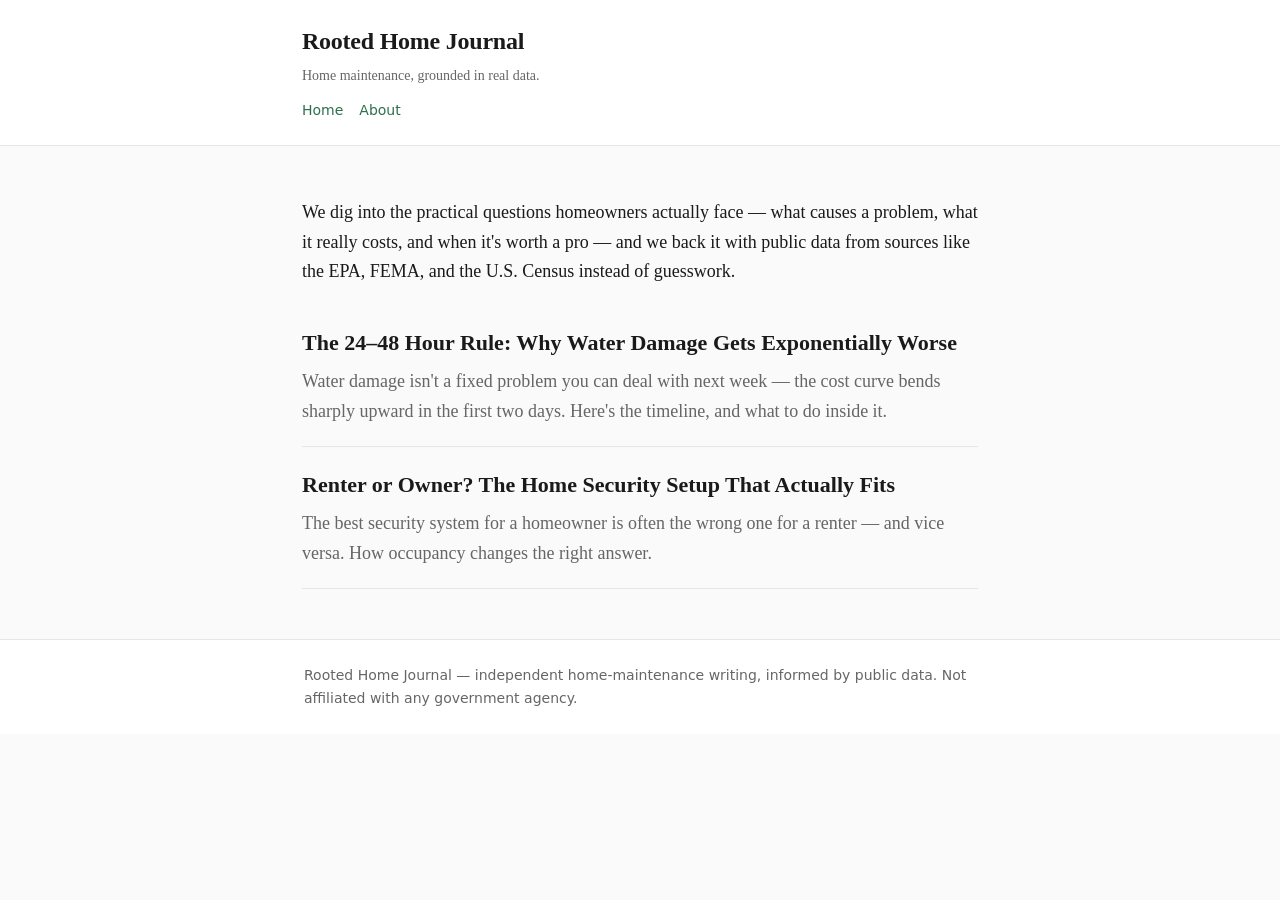
<file: index.html>
<!DOCTYPE html>
<html lang="en">
<head>
<meta charset="utf-8">
<meta name="viewport" content="width=device-width, initial-scale=1">
<title>Rooted Home Journal — data-driven home maintenance</title>
<meta name="description" content="Practical, research-backed guidance on maintaining a home — using public data from the EPA, FEMA, Census, and more to cut through the guesswork.">
<link rel="stylesheet" href="style.css">
</head>
<body>
<header class="site"><div class="wrap">
  <a href="index.html" class="brand">Rooted Home Journal</a>
  <div class="tag">Home maintenance, grounded in real data.</div>
  <nav><a href="index.html">Home</a><a href="about.html">About</a></nav>
</div></header>
<main><div class="wrap">
  <p>We dig into the practical questions homeowners actually face — what causes a problem, what it really costs, and when it's worth a pro — and we back it with public data from sources like the EPA, FEMA, and the U.S. Census instead of guesswork.</p>
  <ul class="post-list">
    <li>
      <a class="title" href="the-24-48-hour-rule-water-damage.html">The 24&ndash;48 Hour Rule: Why Water Damage Gets Exponentially Worse</a>
      <p class="excerpt">Water damage isn't a fixed problem you can deal with next week — the cost curve bends sharply upward in the first two days. Here's the timeline, and what to do inside it.</p>
    </li>
    <li>
      <a class="title" href="renter-or-owner-home-security.html">Renter or Owner? The Home Security Setup That Actually Fits</a>
      <p class="excerpt">The best security system for a homeowner is often the wrong one for a renter — and vice versa. How occupancy changes the right answer.</p>
    </li>
  </ul>
</div></main>
<footer class="site"><div class="wrap">
  Rooted Home Journal &mdash; independent home-maintenance writing, informed by public data. Not affiliated with any government agency.
</div></footer>
</body>
</html>
</file>
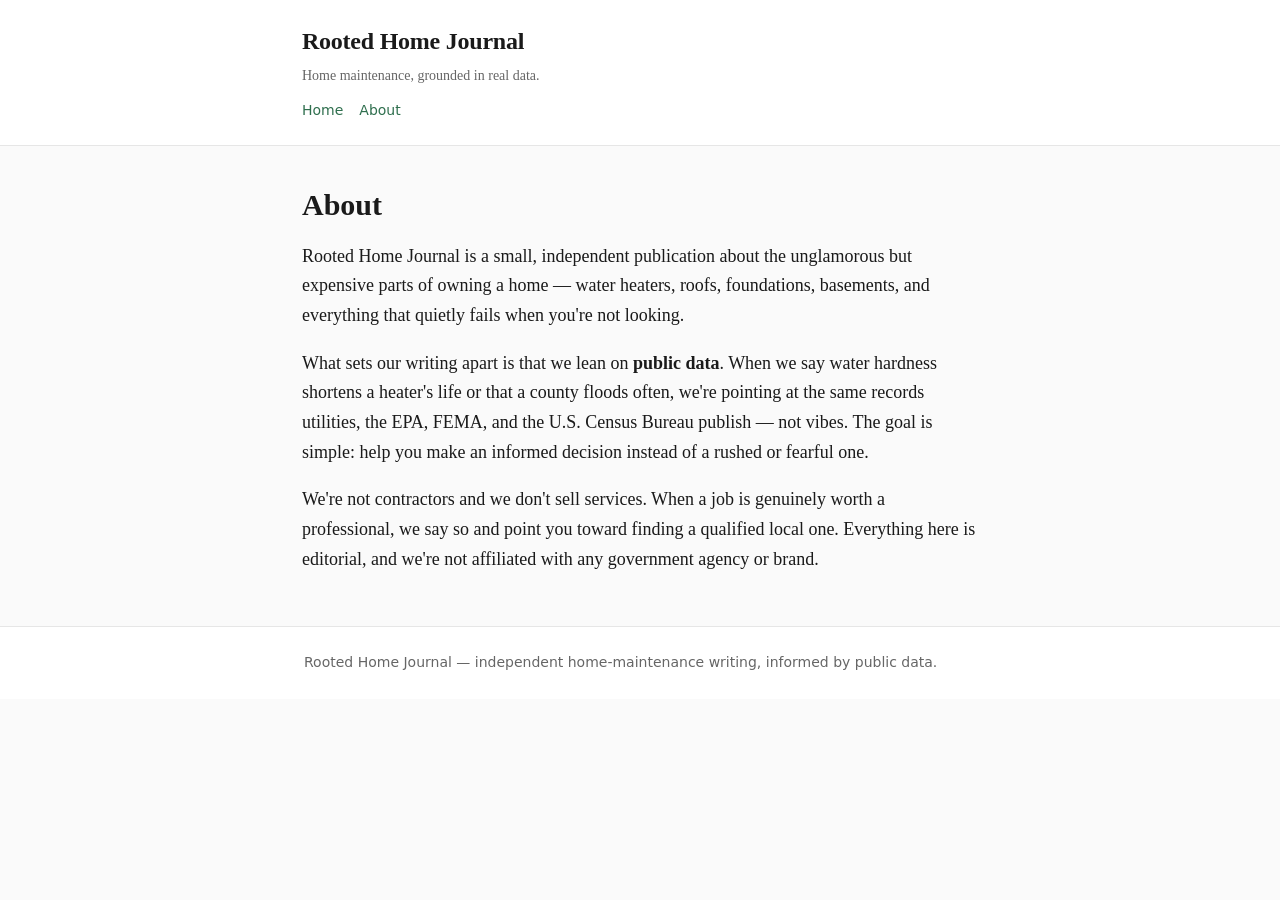
<file: about.html>
<!DOCTYPE html>
<html lang="en">
<head>
<meta charset="utf-8">
<meta name="viewport" content="width=device-width, initial-scale=1">
<title>About — Rooted Home Journal</title>
<meta name="description" content="About Rooted Home Journal: practical, data-backed home-maintenance writing.">
<link rel="stylesheet" href="style.css">
</head>
<body>
<header class="site"><div class="wrap">
  <a href="index.html" class="brand">Rooted Home Journal</a>
  <div class="tag">Home maintenance, grounded in real data.</div>
  <nav><a href="index.html">Home</a><a href="about.html">About</a></nav>
</div></header>
<main><div class="wrap">
  <h1>About</h1>
  <p>Rooted Home Journal is a small, independent publication about the unglamorous but expensive parts of owning a home &mdash; water heaters, roofs, foundations, basements, and everything that quietly fails when you're not looking.</p>
  <p>What sets our writing apart is that we lean on <strong>public data</strong>. When we say water hardness shortens a heater's life or that a county floods often, we're pointing at the same records utilities, the EPA, FEMA, and the U.S. Census Bureau publish &mdash; not vibes. The goal is simple: help you make an informed decision instead of a rushed or fearful one.</p>
  <p>We're not contractors and we don't sell services. When a job is genuinely worth a professional, we say so and point you toward finding a qualified local one. Everything here is editorial, and we're not affiliated with any government agency or brand.</p>
</div></main>
<footer class="site"><div class="wrap">
  Rooted Home Journal &mdash; independent home-maintenance writing, informed by public data.
</div></footer>
</body>
</html>
</file>
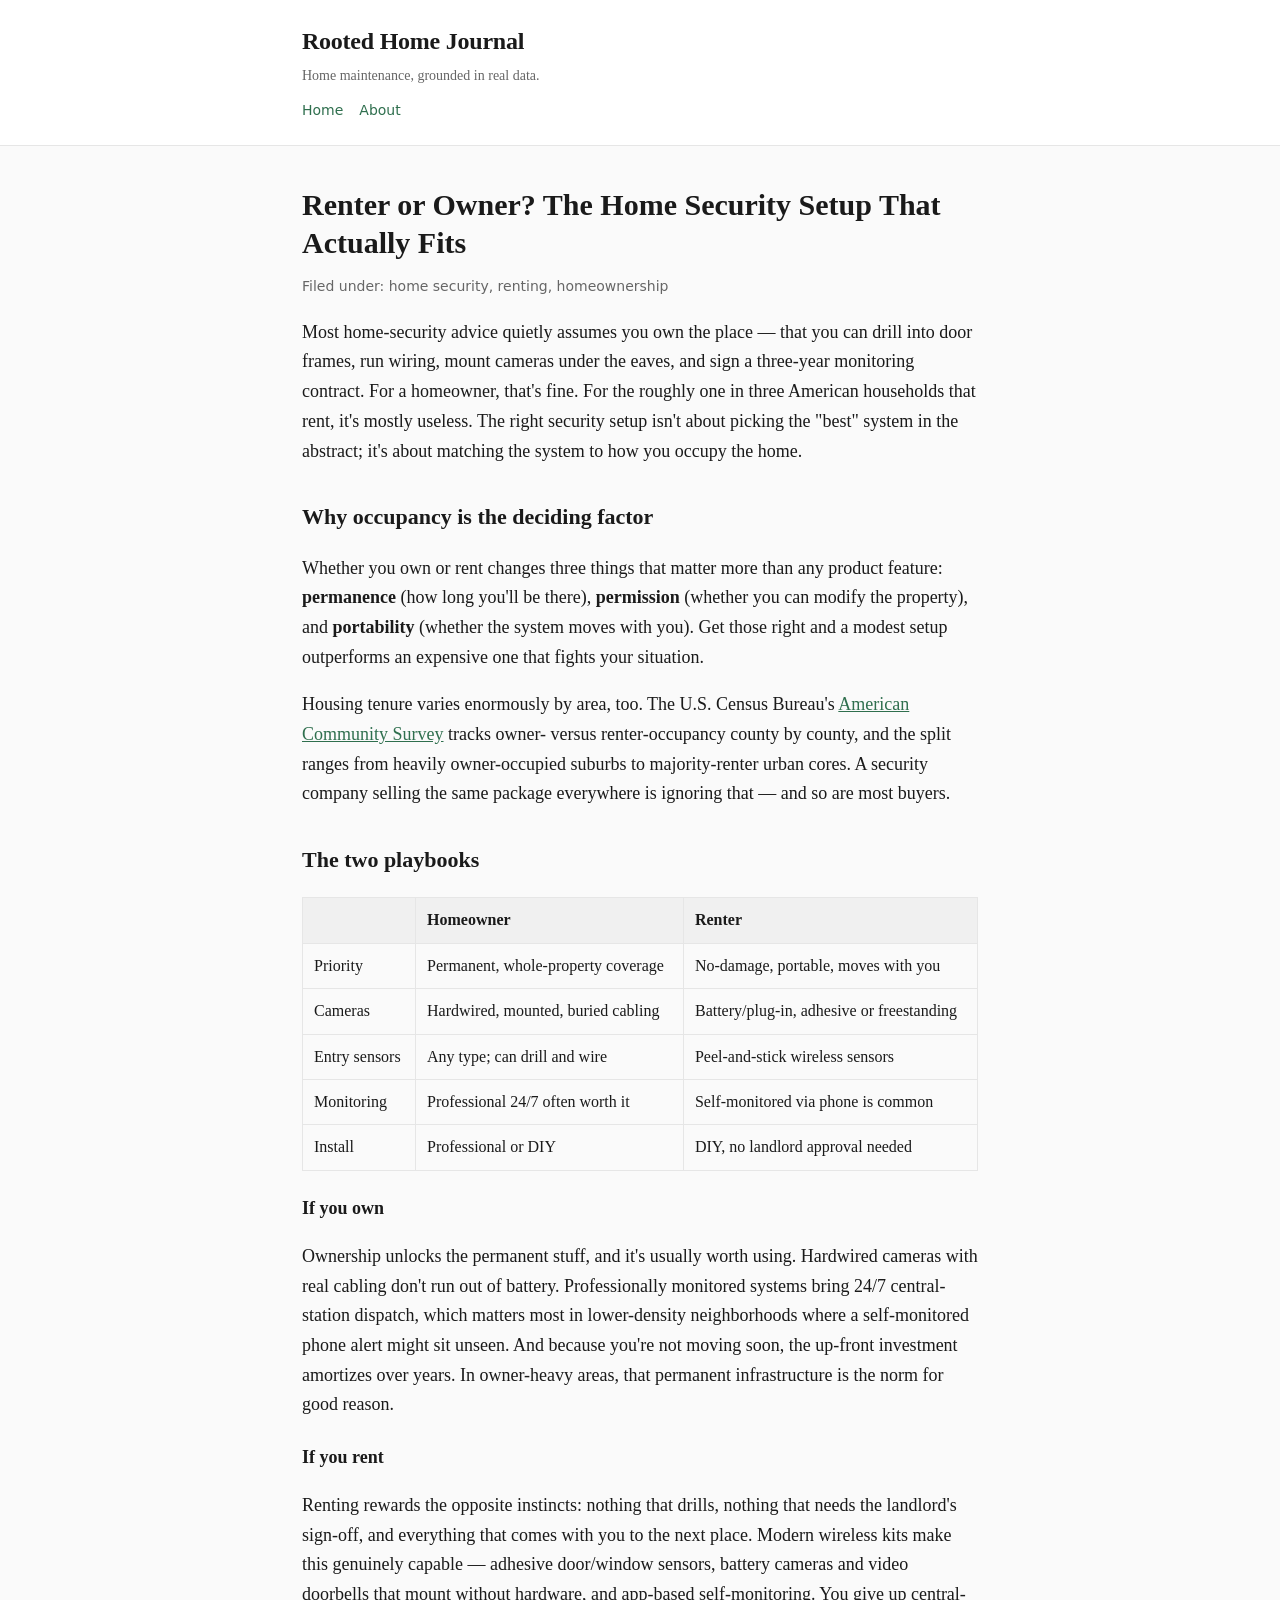
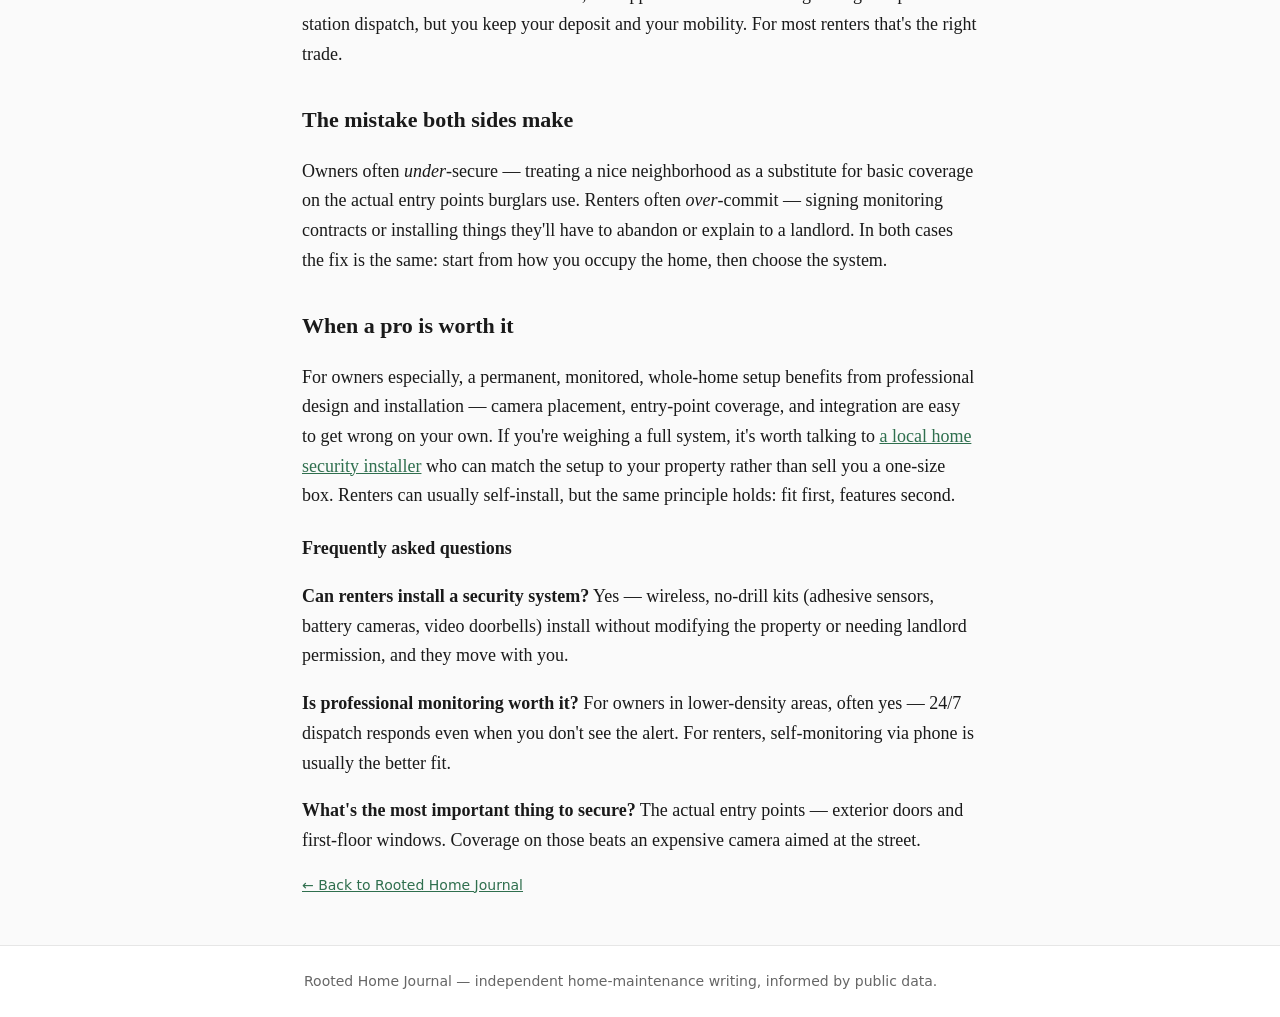
<file: renter-or-owner-home-security.html>
<!DOCTYPE html>
<html lang="en">
<head>
<meta charset="utf-8">
<meta name="viewport" content="width=device-width, initial-scale=1">
<title>Renter or Owner? The Home Security Setup That Actually Fits — Rooted Home Journal</title>
<meta name="description" content="The best home security system for an owner is often the wrong one for a renter. How occupancy — permanence, permission, and portability — changes the right answer.">
<link rel="stylesheet" href="style.css">
</head>
<body>
<header class="site"><div class="wrap">
  <a href="index.html" class="brand">Rooted Home Journal</a>
  <div class="tag">Home maintenance, grounded in real data.</div>
  <nav><a href="index.html">Home</a><a href="about.html">About</a></nav>
</div></header>
<main><div class="wrap">
<h1>Renter or Owner? The Home Security Setup That Actually Fits</h1>
<p class="meta">Filed under: home security, renting, homeownership</p>

<p>Most home-security advice quietly assumes you own the place &mdash; that you can drill into door frames, run wiring, mount cameras under the eaves, and sign a three-year monitoring contract. For a homeowner, that's fine. For the roughly one in three American households that rent, it's mostly useless. The right security setup isn't about picking the "best" system in the abstract; it's about matching the system to how you occupy the home.</p>

<h2>Why occupancy is the deciding factor</h2>
<p>Whether you own or rent changes three things that matter more than any product feature: <strong>permanence</strong> (how long you'll be there), <strong>permission</strong> (whether you can modify the property), and <strong>portability</strong> (whether the system moves with you). Get those right and a modest setup outperforms an expensive one that fights your situation.</p>
<p>Housing tenure varies enormously by area, too. The U.S. Census Bureau's <a href="https://www.census.gov/programs-surveys/acs">American Community Survey</a> tracks owner- versus renter-occupancy county by county, and the split ranges from heavily owner-occupied suburbs to majority-renter urban cores. A security company selling the same package everywhere is ignoring that &mdash; and so are most buyers.</p>

<h2>The two playbooks</h2>
<table>
<tr><th></th><th>Homeowner</th><th>Renter</th></tr>
<tr><td>Priority</td><td>Permanent, whole-property coverage</td><td>No-damage, portable, moves with you</td></tr>
<tr><td>Cameras</td><td>Hardwired, mounted, buried cabling</td><td>Battery/plug-in, adhesive or freestanding</td></tr>
<tr><td>Entry sensors</td><td>Any type; can drill and wire</td><td>Peel-and-stick wireless sensors</td></tr>
<tr><td>Monitoring</td><td>Professional 24/7 often worth it</td><td>Self-monitored via phone is common</td></tr>
<tr><td>Install</td><td>Professional or DIY</td><td>DIY, no landlord approval needed</td></tr>
</table>

<h3>If you own</h3>
<p>Ownership unlocks the permanent stuff, and it's usually worth using. Hardwired cameras with real cabling don't run out of battery. Professionally monitored systems bring 24/7 central-station dispatch, which matters most in lower-density neighborhoods where a self-monitored phone alert might sit unseen. And because you're not moving soon, the up-front investment amortizes over years. In owner-heavy areas, that permanent infrastructure is the norm for good reason.</p>

<h3>If you rent</h3>
<p>Renting rewards the opposite instincts: nothing that drills, nothing that needs the landlord's sign-off, and everything that comes with you to the next place. Modern wireless kits make this genuinely capable &mdash; adhesive door/window sensors, battery cameras and video doorbells that mount without hardware, and app-based self-monitoring. You give up central-station dispatch, but you keep your deposit and your mobility. For most renters that's the right trade.</p>

<h2>The mistake both sides make</h2>
<p>Owners often <em>under</em>-secure &mdash; treating a nice neighborhood as a substitute for basic coverage on the actual entry points burglars use. Renters often <em>over</em>-commit &mdash; signing monitoring contracts or installing things they'll have to abandon or explain to a landlord. In both cases the fix is the same: start from how you occupy the home, then choose the system.</p>

<h2>When a pro is worth it</h2>
<p>For owners especially, a permanent, monitored, whole-home setup benefits from professional design and installation &mdash; camera placement, entry-point coverage, and integration are easy to get wrong on your own. If you're weighing a full system, it's worth talking to <a href="https://home-alarm-systems.com/">a local home security installer</a> who can match the setup to your property rather than sell you a one-size box. Renters can usually self-install, but the same principle holds: fit first, features second.</p>

<h3>Frequently asked questions</h3>
<p><strong>Can renters install a security system?</strong> Yes &mdash; wireless, no-drill kits (adhesive sensors, battery cameras, video doorbells) install without modifying the property or needing landlord permission, and they move with you.</p>
<p><strong>Is professional monitoring worth it?</strong> For owners in lower-density areas, often yes &mdash; 24/7 dispatch responds even when you don't see the alert. For renters, self-monitoring via phone is usually the better fit.</p>
<p><strong>What's the most important thing to secure?</strong> The actual entry points &mdash; exterior doors and first-floor windows. Coverage on those beats an expensive camera aimed at the street.</p>

<p class="backlink"><a href="index.html">&larr; Back to Rooted Home Journal</a></p>
</div></main>
<footer class="site"><div class="wrap">Rooted Home Journal &mdash; independent home-maintenance writing, informed by public data.</div></footer>
</body>
</html>
</file>
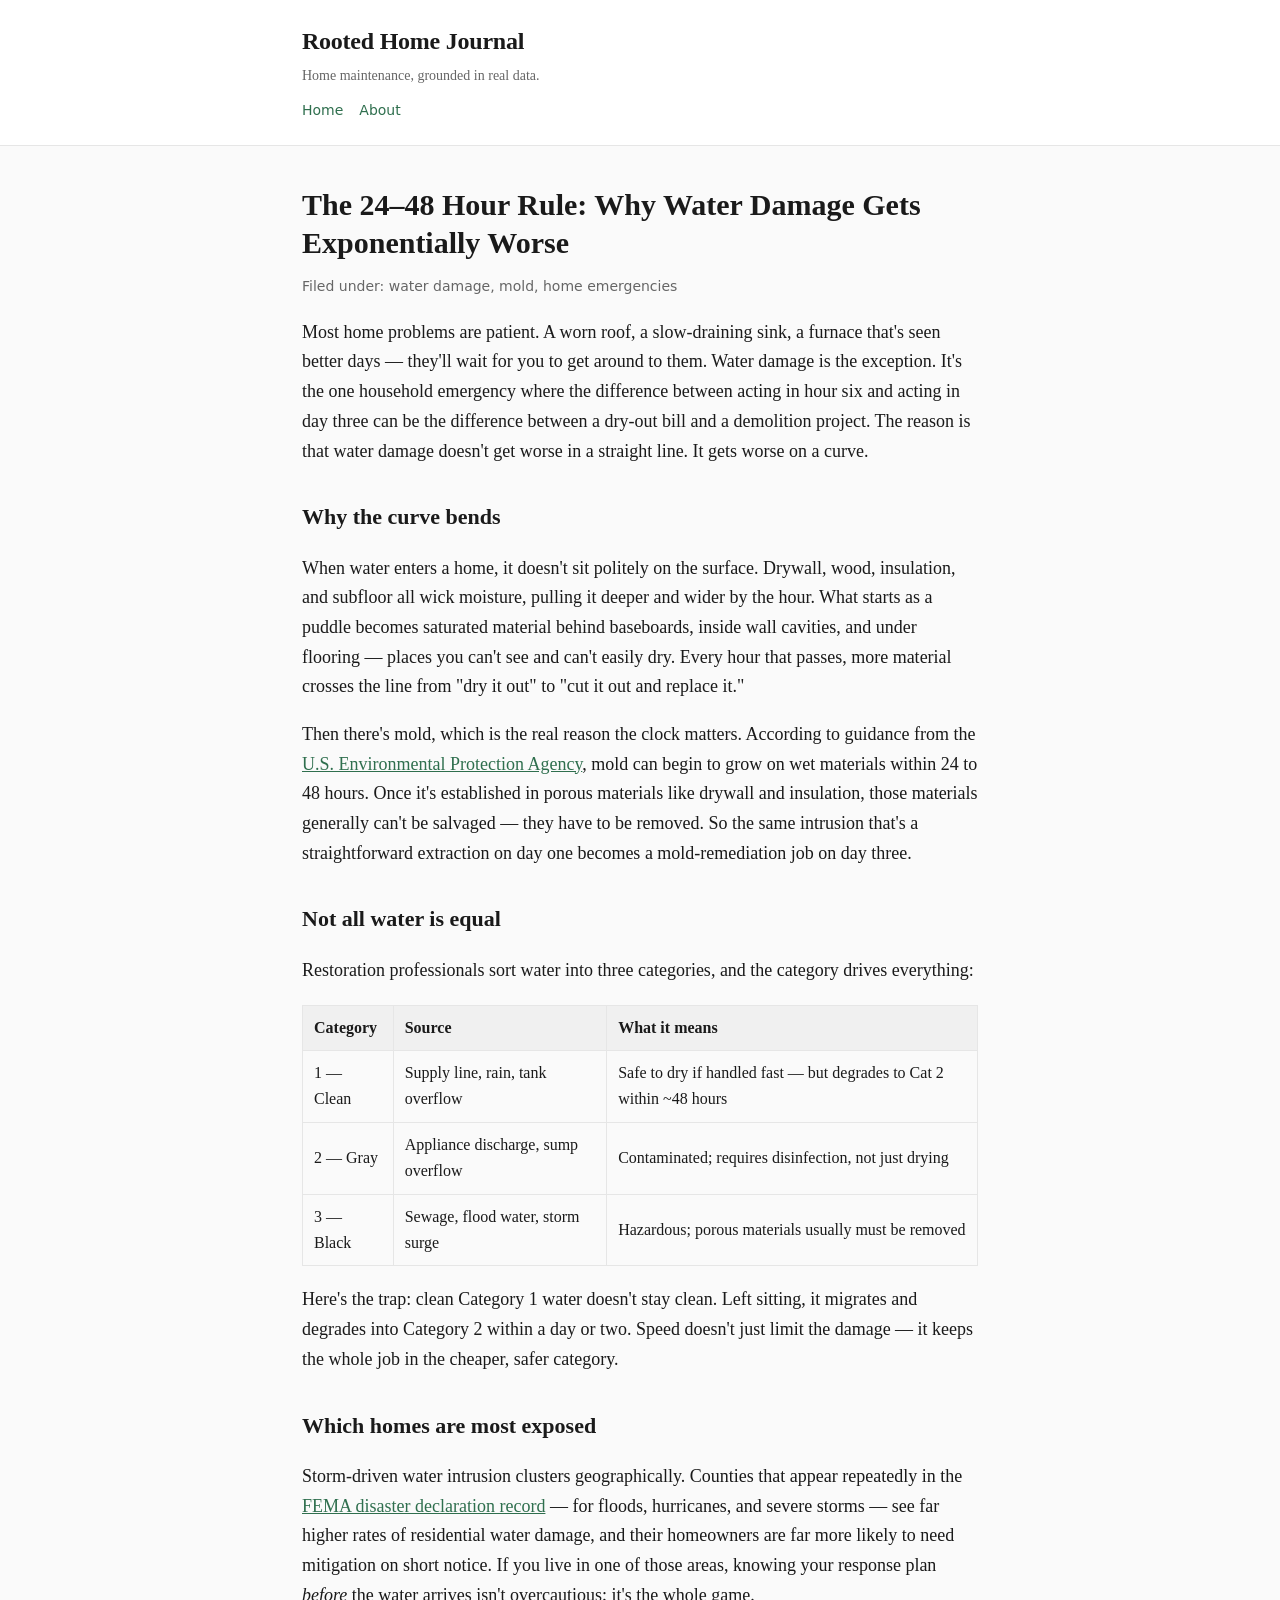
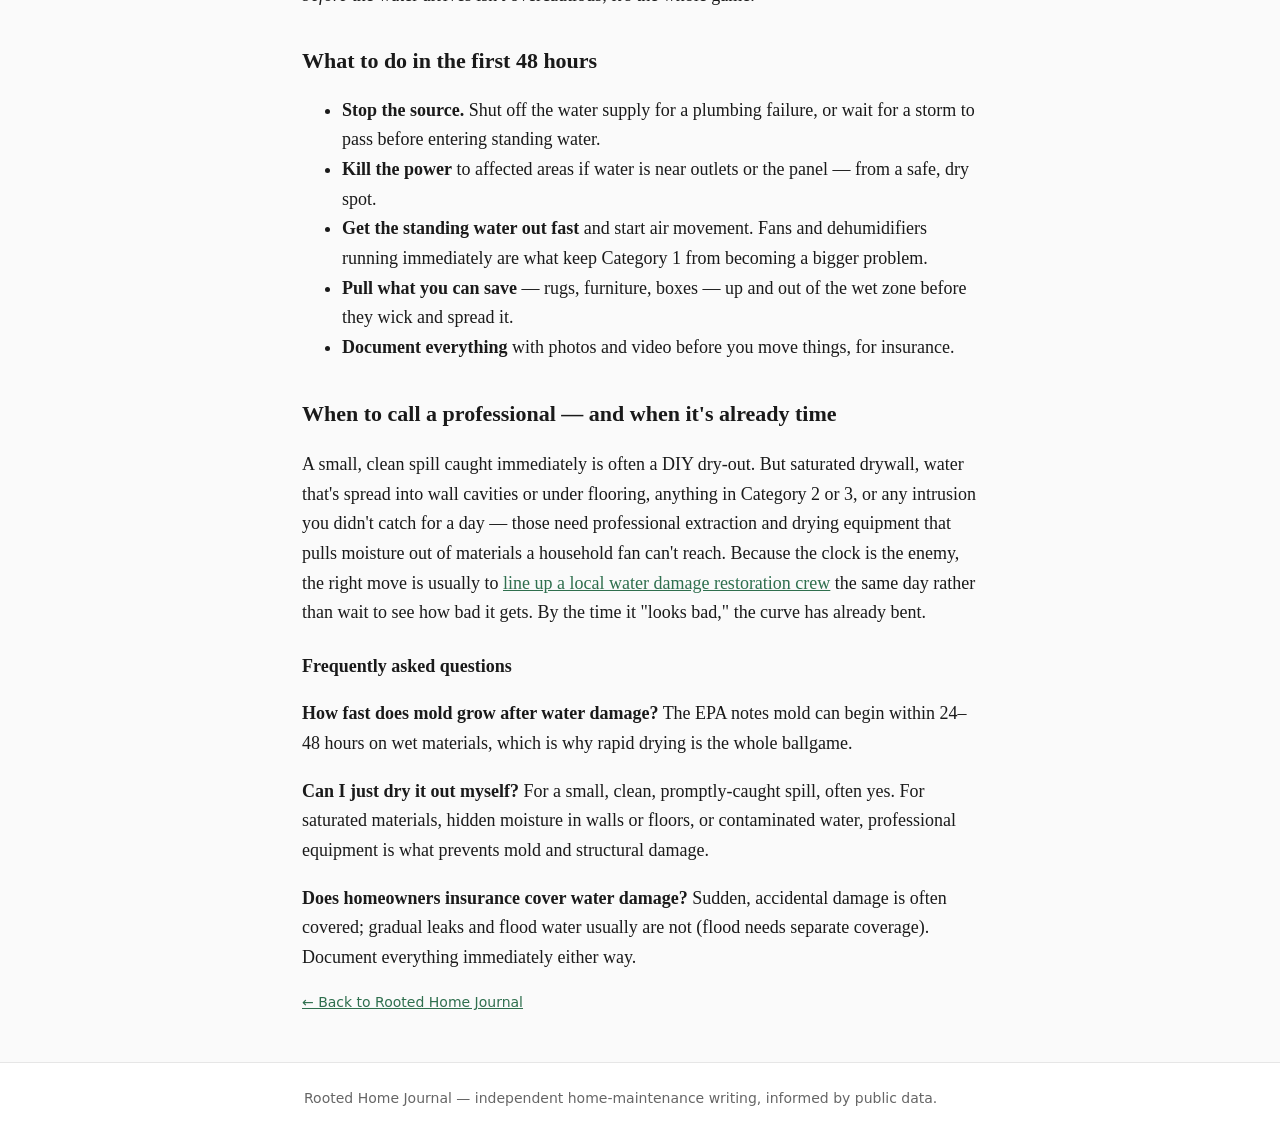
<file: the-24-48-hour-rule-water-damage.html>
<!DOCTYPE html>
<html lang="en">
<head>
<meta charset="utf-8">
<meta name="viewport" content="width=device-width, initial-scale=1">
<title>The 24–48 Hour Rule: Why Water Damage Gets Exponentially Worse — Rooted Home Journal</title>
<meta name="description" content="Water damage isn't a fixed problem — its cost curve bends sharply upward in the first two days as materials saturate and mold begins. Here's the timeline and what to do inside it.">
<link rel="stylesheet" href="style.css">
</head>
<body>
<header class="site"><div class="wrap">
  <a href="index.html" class="brand">Rooted Home Journal</a>
  <div class="tag">Home maintenance, grounded in real data.</div>
  <nav><a href="index.html">Home</a><a href="about.html">About</a></nav>
</div></header>
<main><div class="wrap">
<h1>The 24&ndash;48 Hour Rule: Why Water Damage Gets Exponentially Worse</h1>
<p class="meta">Filed under: water damage, mold, home emergencies</p>

<p>Most home problems are patient. A worn roof, a slow-draining sink, a furnace that's seen better days &mdash; they'll wait for you to get around to them. Water damage is the exception. It's the one household emergency where the difference between acting in hour six and acting in day three can be the difference between a dry-out bill and a demolition project. The reason is that water damage doesn't get worse in a straight line. It gets worse on a curve.</p>

<h2>Why the curve bends</h2>
<p>When water enters a home, it doesn't sit politely on the surface. Drywall, wood, insulation, and subfloor all wick moisture, pulling it deeper and wider by the hour. What starts as a puddle becomes saturated material behind baseboards, inside wall cavities, and under flooring &mdash; places you can't see and can't easily dry. Every hour that passes, more material crosses the line from "dry it out" to "cut it out and replace it."</p>
<p>Then there's mold, which is the real reason the clock matters. According to guidance from the <a href="https://www.epa.gov/mold">U.S. Environmental Protection Agency</a>, mold can begin to grow on wet materials within 24 to 48 hours. Once it's established in porous materials like drywall and insulation, those materials generally can't be salvaged &mdash; they have to be removed. So the same intrusion that's a straightforward extraction on day one becomes a mold-remediation job on day three.</p>

<h2>Not all water is equal</h2>
<p>Restoration professionals sort water into three categories, and the category drives everything:</p>
<table>
<tr><th>Category</th><th>Source</th><th>What it means</th></tr>
<tr><td>1 &mdash; Clean</td><td>Supply line, rain, tank overflow</td><td>Safe to dry if handled fast &mdash; but degrades to Cat 2 within ~48 hours</td></tr>
<tr><td>2 &mdash; Gray</td><td>Appliance discharge, sump overflow</td><td>Contaminated; requires disinfection, not just drying</td></tr>
<tr><td>3 &mdash; Black</td><td>Sewage, flood water, storm surge</td><td>Hazardous; porous materials usually must be removed</td></tr>
</table>
<p>Here's the trap: clean Category 1 water doesn't stay clean. Left sitting, it migrates and degrades into Category 2 within a day or two. Speed doesn't just limit the damage &mdash; it keeps the whole job in the cheaper, safer category.</p>

<h2>Which homes are most exposed</h2>
<p>Storm-driven water intrusion clusters geographically. Counties that appear repeatedly in the <a href="https://www.fema.gov/disaster/declarations">FEMA disaster declaration record</a> &mdash; for floods, hurricanes, and severe storms &mdash; see far higher rates of residential water damage, and their homeowners are far more likely to need mitigation on short notice. If you live in one of those areas, knowing your response plan <em>before</em> the water arrives isn't overcautious; it's the whole game.</p>

<h2>What to do in the first 48 hours</h2>
<ul>
<li><strong>Stop the source.</strong> Shut off the water supply for a plumbing failure, or wait for a storm to pass before entering standing water.</li>
<li><strong>Kill the power</strong> to affected areas if water is near outlets or the panel &mdash; from a safe, dry spot.</li>
<li><strong>Get the standing water out fast</strong> and start air movement. Fans and dehumidifiers running immediately are what keep Category 1 from becoming a bigger problem.</li>
<li><strong>Pull what you can save</strong> &mdash; rugs, furniture, boxes &mdash; up and out of the wet zone before they wick and spread it.</li>
<li><strong>Document everything</strong> with photos and video before you move things, for insurance.</li>
</ul>

<h2>When to call a professional &mdash; and when it's already time</h2>
<p>A small, clean spill caught immediately is often a DIY dry-out. But saturated drywall, water that's spread into wall cavities or under flooring, anything in Category 2 or 3, or any intrusion you didn't catch for a day &mdash; those need professional extraction and drying equipment that pulls moisture out of materials a household fan can't reach. Because the clock is the enemy, the right move is usually to <a href="https://waterdamageaz.com/">line up a local water damage restoration crew</a> the same day rather than wait to see how bad it gets. By the time it "looks bad," the curve has already bent.</p>

<h3>Frequently asked questions</h3>
<p><strong>How fast does mold grow after water damage?</strong> The EPA notes mold can begin within 24&ndash;48 hours on wet materials, which is why rapid drying is the whole ballgame.</p>
<p><strong>Can I just dry it out myself?</strong> For a small, clean, promptly-caught spill, often yes. For saturated materials, hidden moisture in walls or floors, or contaminated water, professional equipment is what prevents mold and structural damage.</p>
<p><strong>Does homeowners insurance cover water damage?</strong> Sudden, accidental damage is often covered; gradual leaks and flood water usually are not (flood needs separate coverage). Document everything immediately either way.</p>

<p class="backlink"><a href="index.html">&larr; Back to Rooted Home Journal</a></p>
</div></main>
<footer class="site"><div class="wrap">Rooted Home Journal &mdash; independent home-maintenance writing, informed by public data.</div></footer>
</body>
</html>
</file>
<file: style.css>
:root{--ink:#1a1a1a;--muted:#666;--accent:#2f6f4e;--line:#e6e6e6;--bg:#fafafa}
*{box-sizing:border-box}
body{margin:0;font-family:Georgia,'Times New Roman',serif;color:var(--ink);background:var(--bg);line-height:1.65}
.wrap{max-width:720px;margin:0 auto;padding:0 22px}
header.site{border-bottom:1px solid var(--line);background:#fff}
header.site .wrap{padding:22px}
.brand{font-size:24px;font-weight:700;letter-spacing:-.01em;color:var(--ink);text-decoration:none}
.tag{color:var(--muted);font-size:14px;margin-top:2px}
nav a{color:var(--accent);text-decoration:none;font-size:14px;font-family:system-ui,sans-serif;margin-right:16px}
nav{margin-top:10px}
main{padding:34px 0}
h1{font-size:30px;line-height:1.25;margin:.2em 0 .1em}
h2{font-size:22px;margin:1.5em 0 .4em}
h3{font-size:18px;margin:1.3em 0 .3em}
p,li{font-size:18px}
a{color:var(--accent)}
.meta{color:var(--muted);font-size:14px;font-family:system-ui,sans-serif;margin-bottom:1.4em}
table{border-collapse:collapse;width:100%;margin:1.2em 0;font-size:16px}
th,td{border:1px solid var(--line);padding:9px 11px;text-align:left}
th{background:#f0f0f0}
.post-list{list-style:none;padding:0}
.post-list li{border-bottom:1px solid var(--line);padding:20px 0}
.post-list a.title{font-size:22px;font-weight:700;text-decoration:none;color:var(--ink);display:block}
.post-list .excerpt{color:var(--muted);margin:.3em 0 0}
footer.site{border-top:1px solid var(--line);background:#fff;color:var(--muted);font-size:14px;font-family:system-ui,sans-serif}
footer.site .wrap{padding:24px}
.backlink{font-family:system-ui,sans-serif;font-size:14px}
</file>
